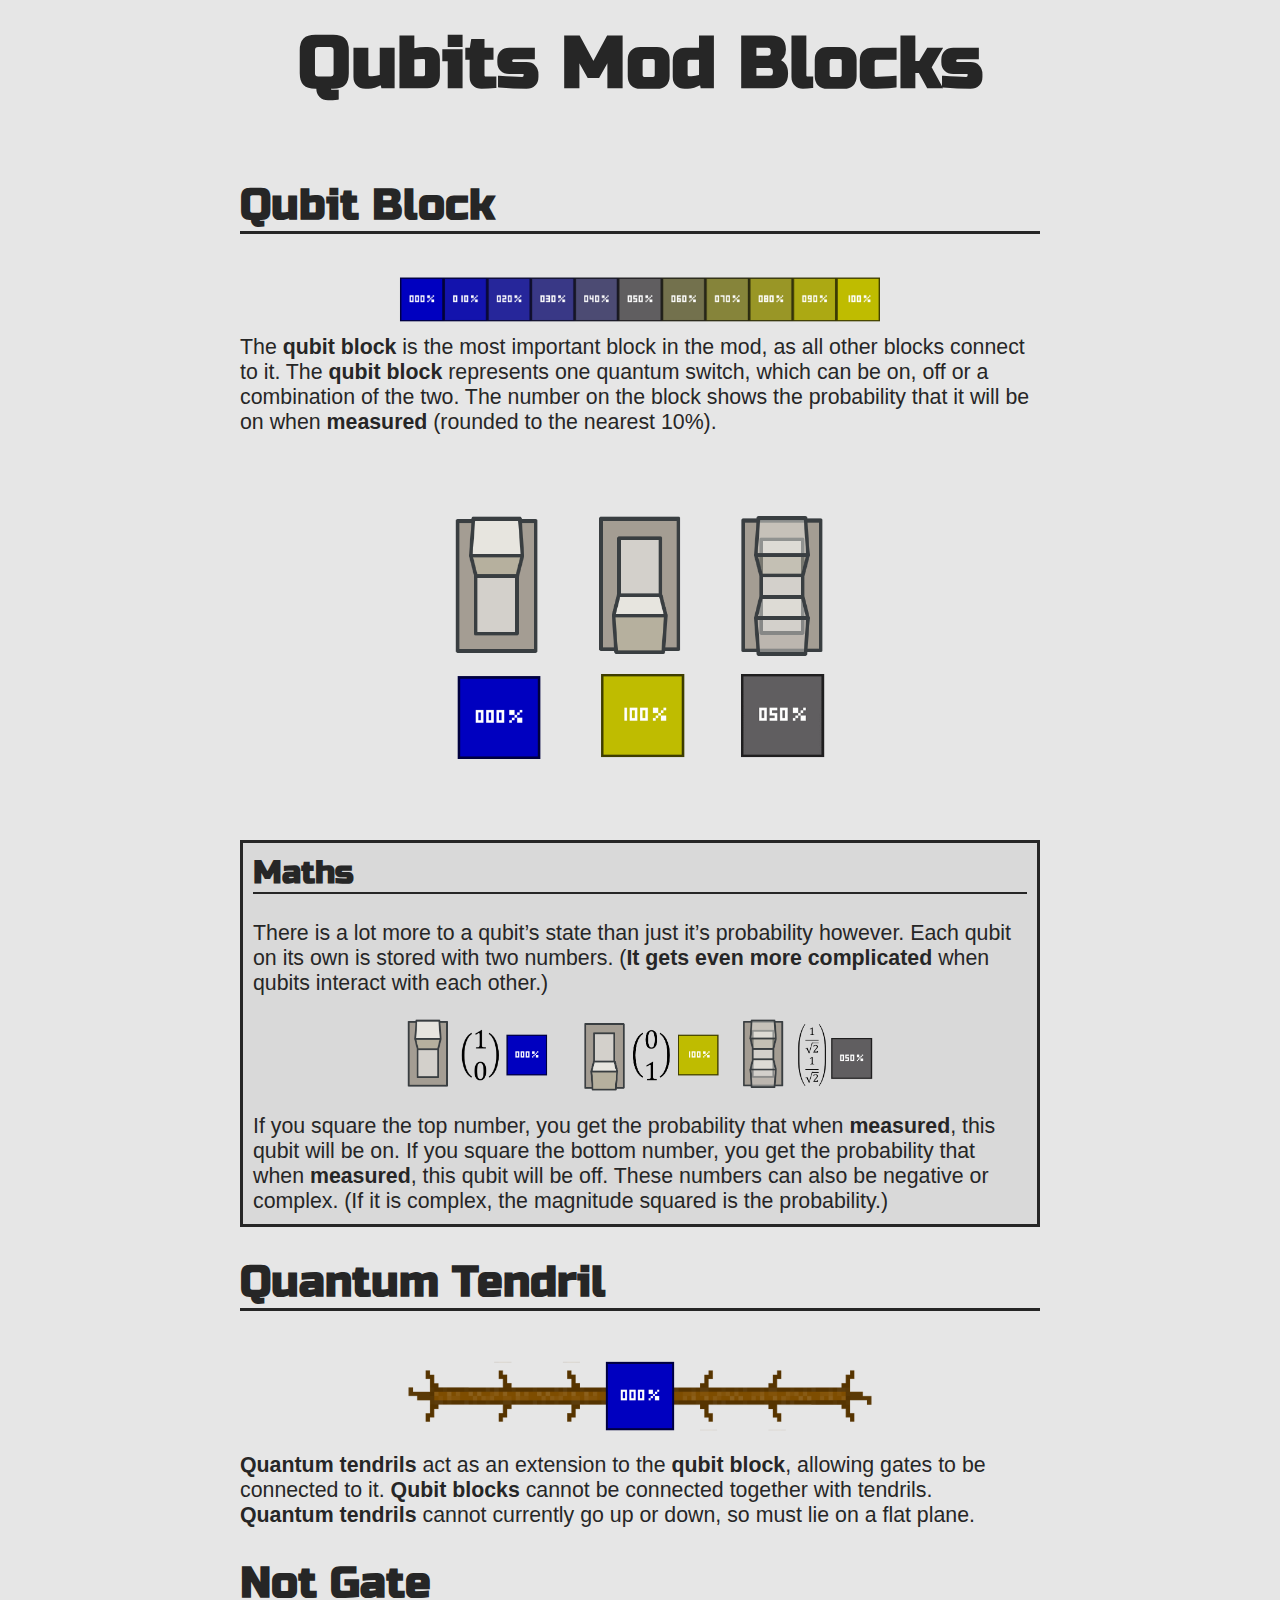
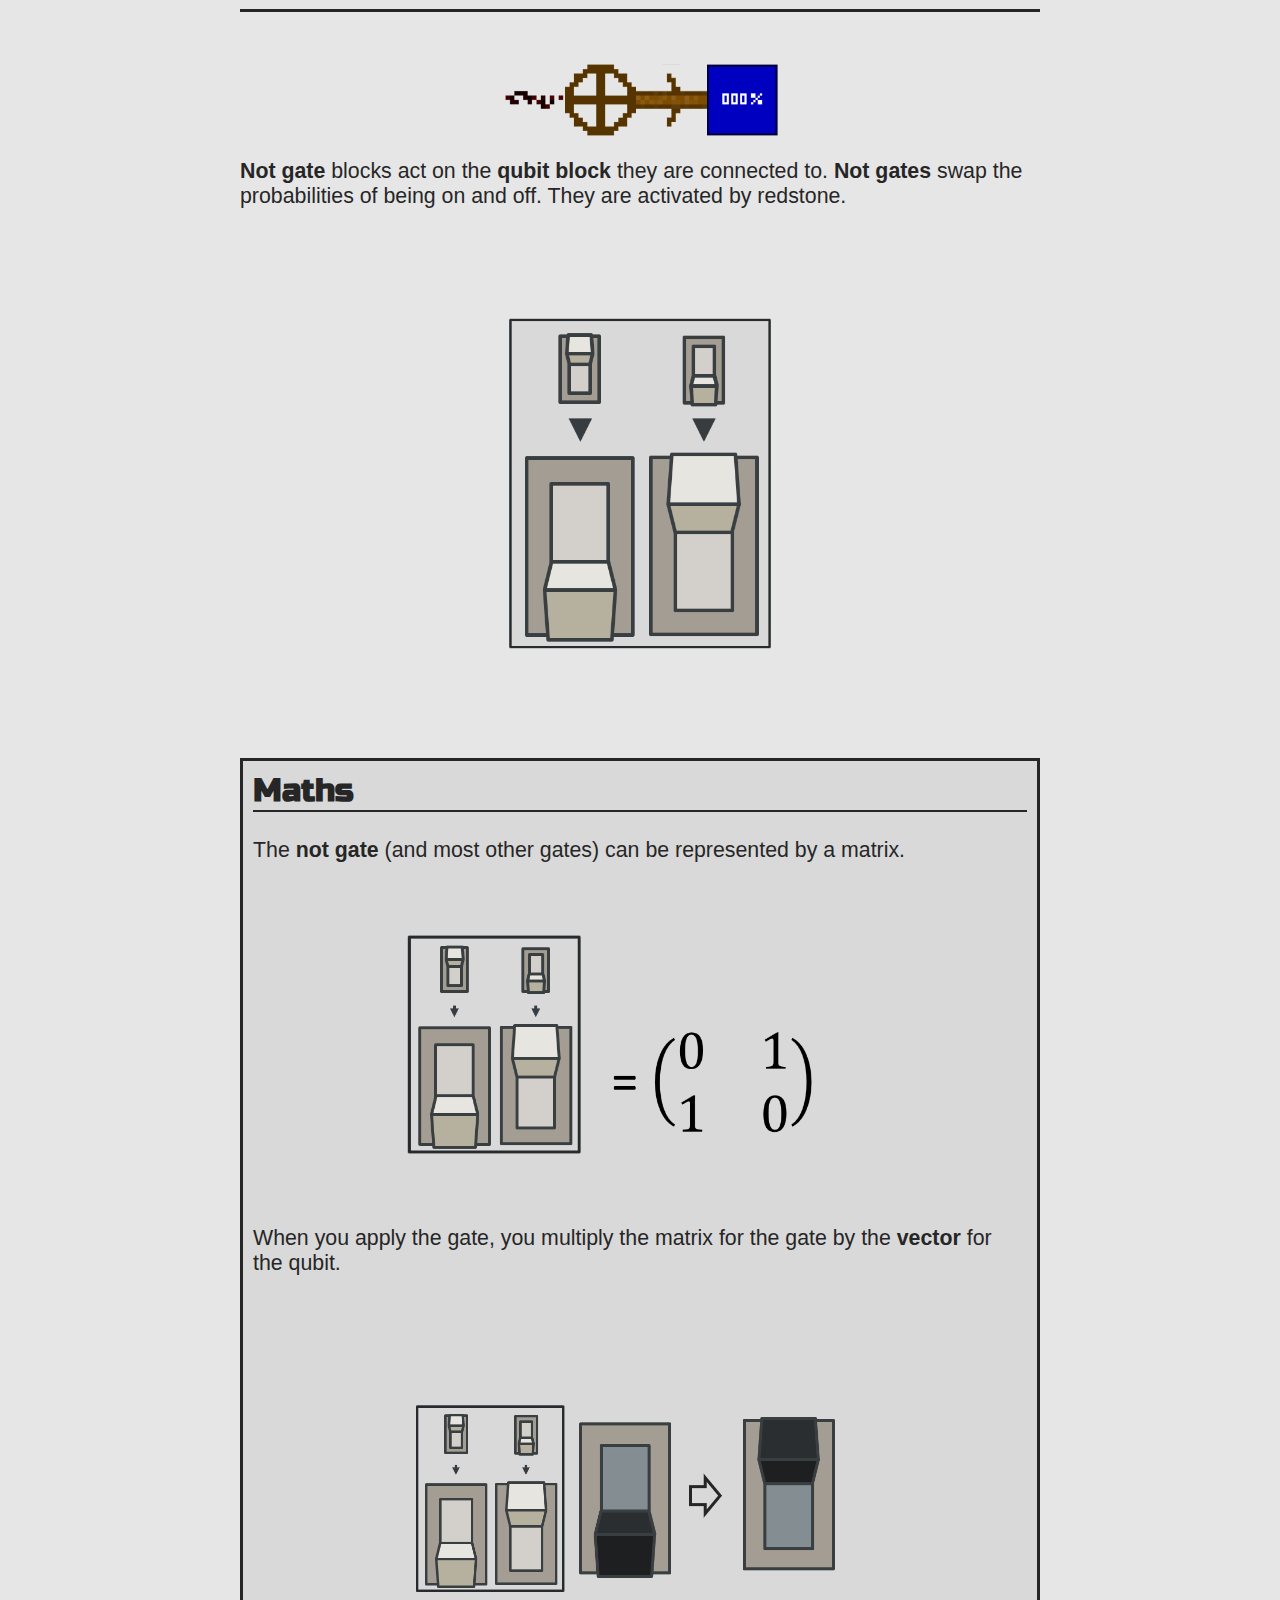
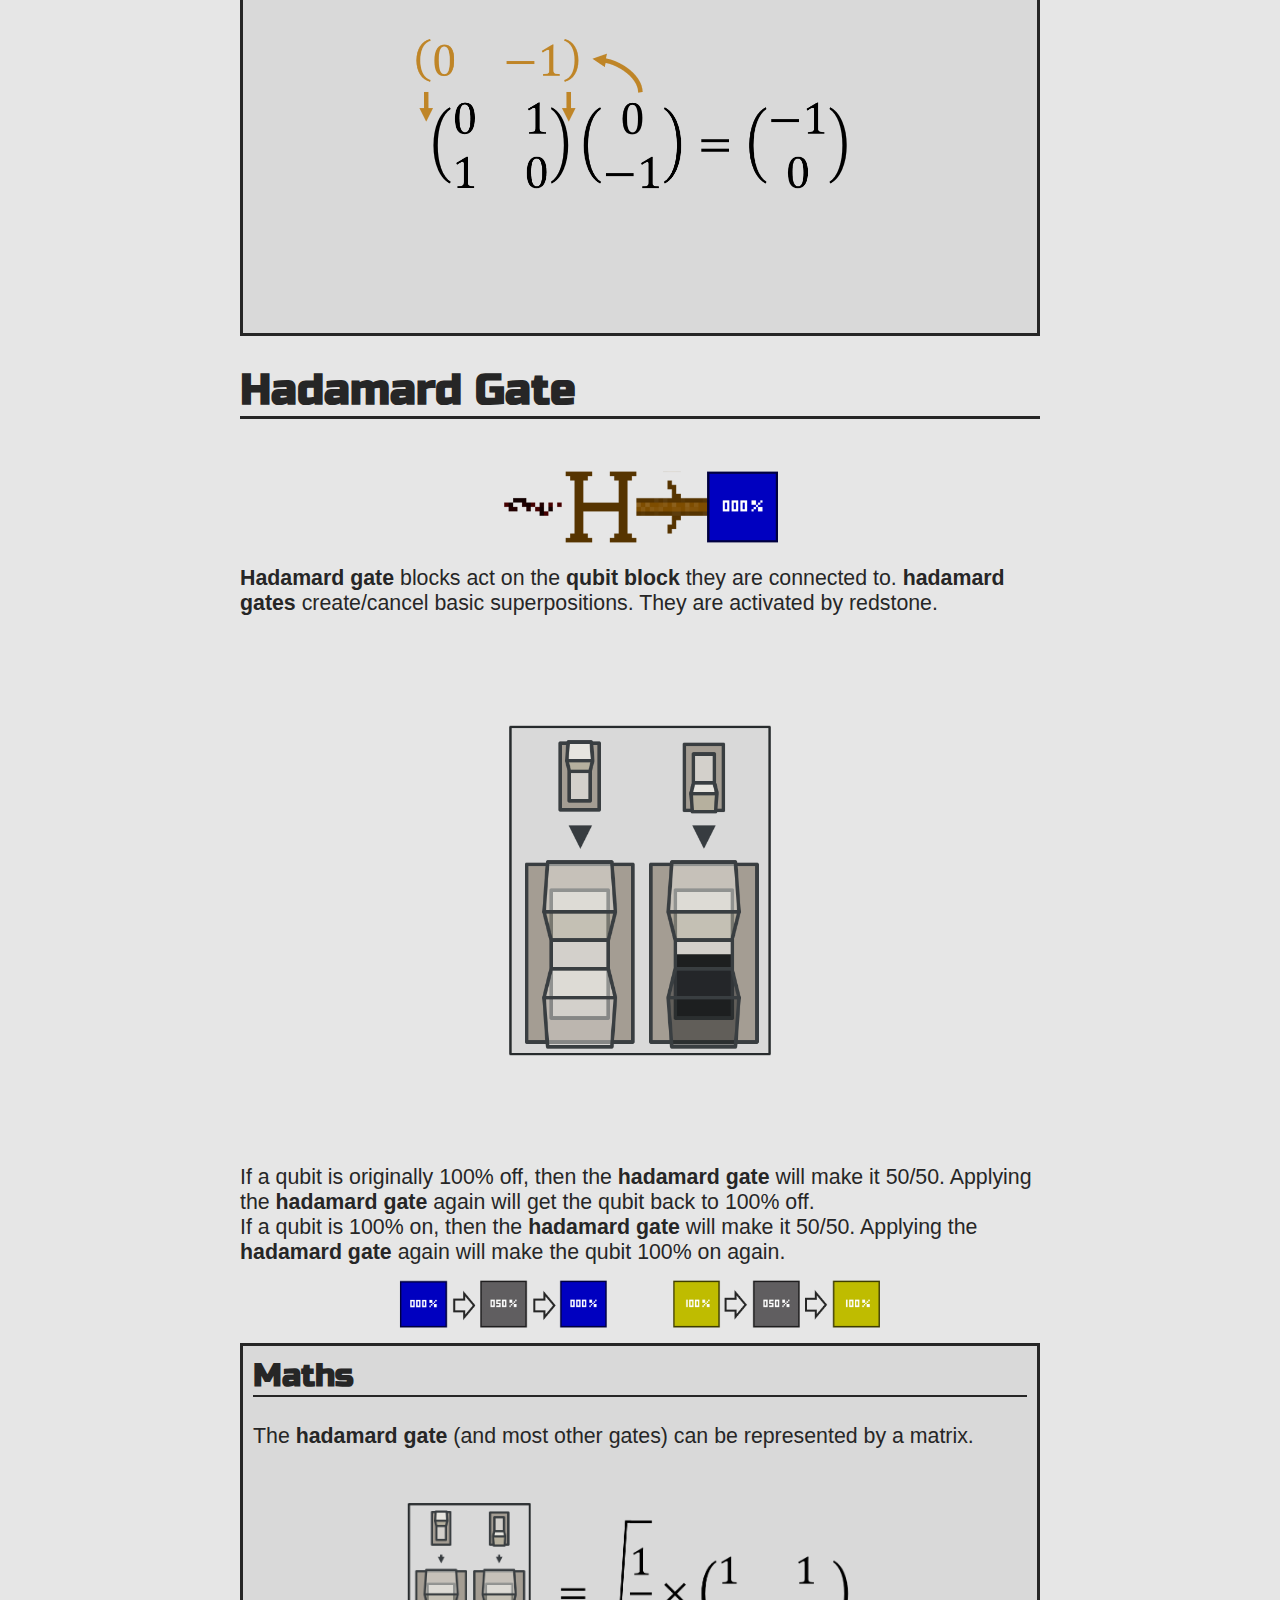
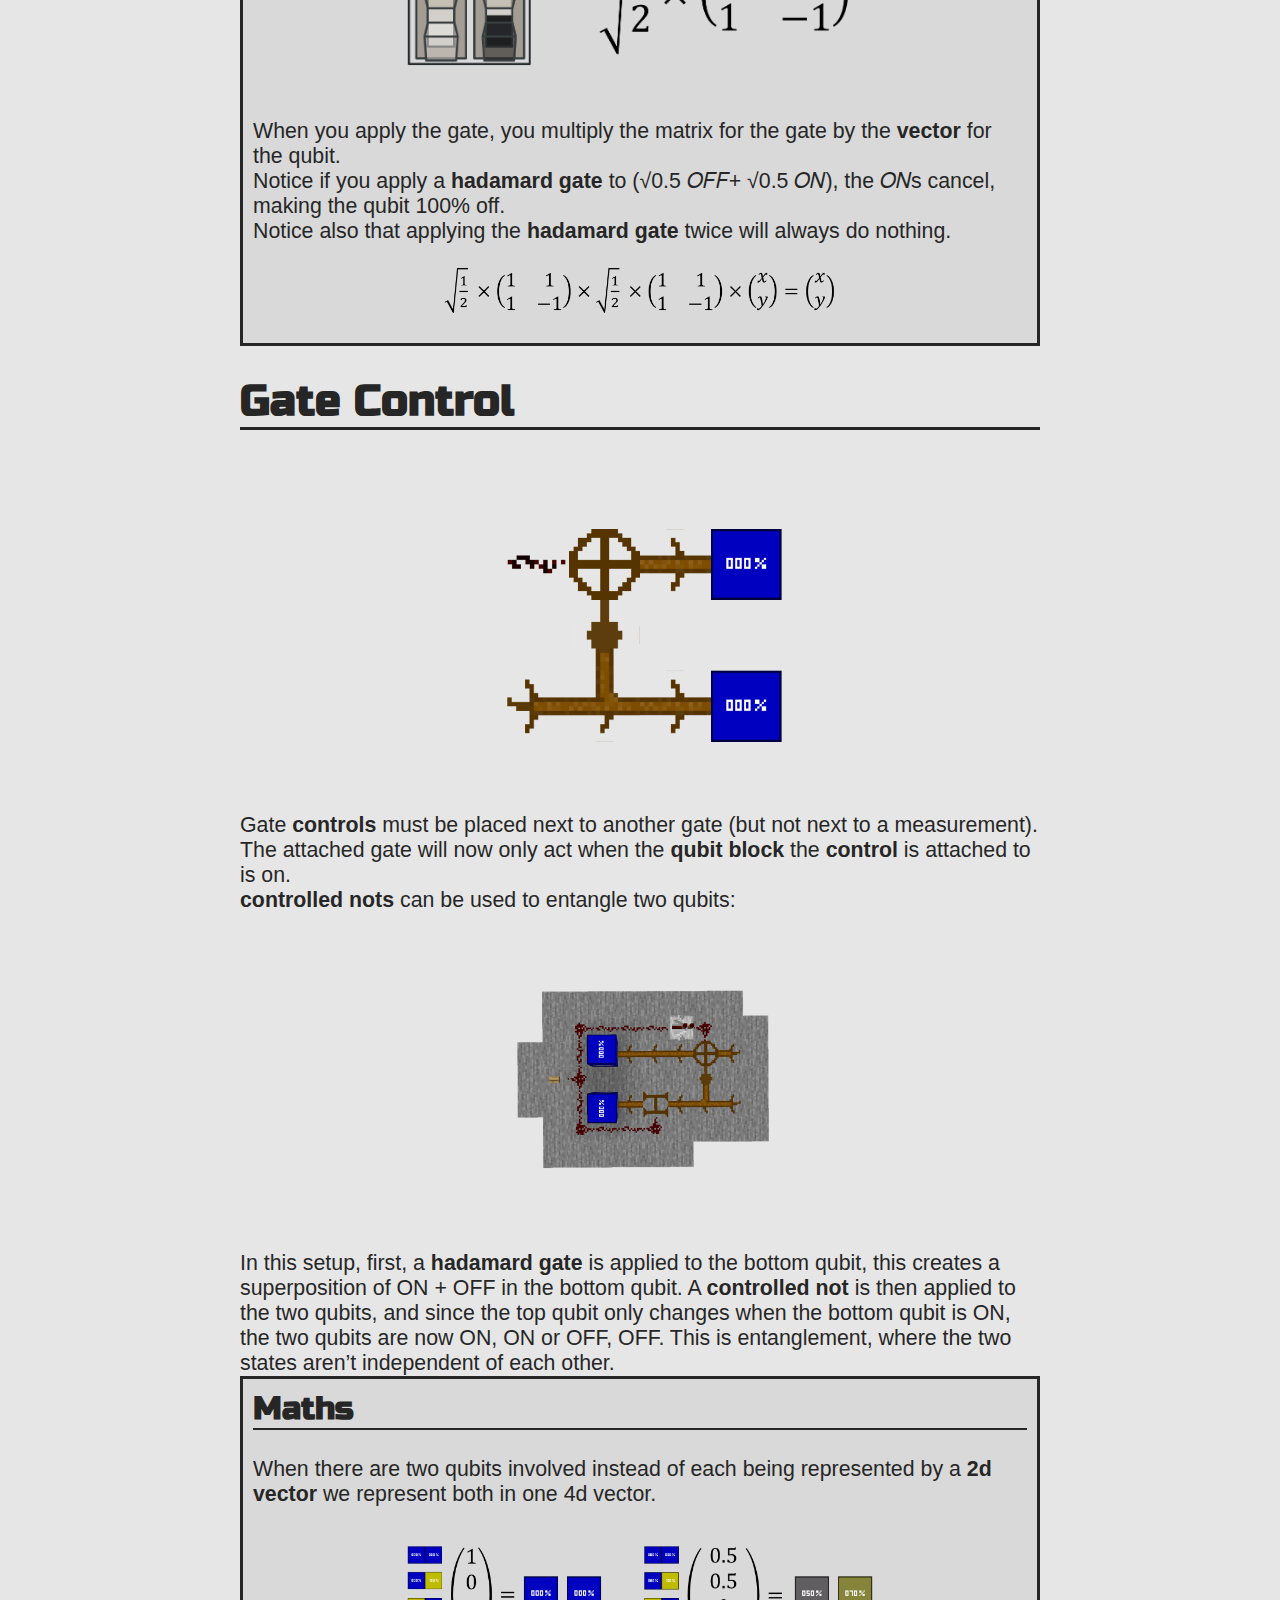
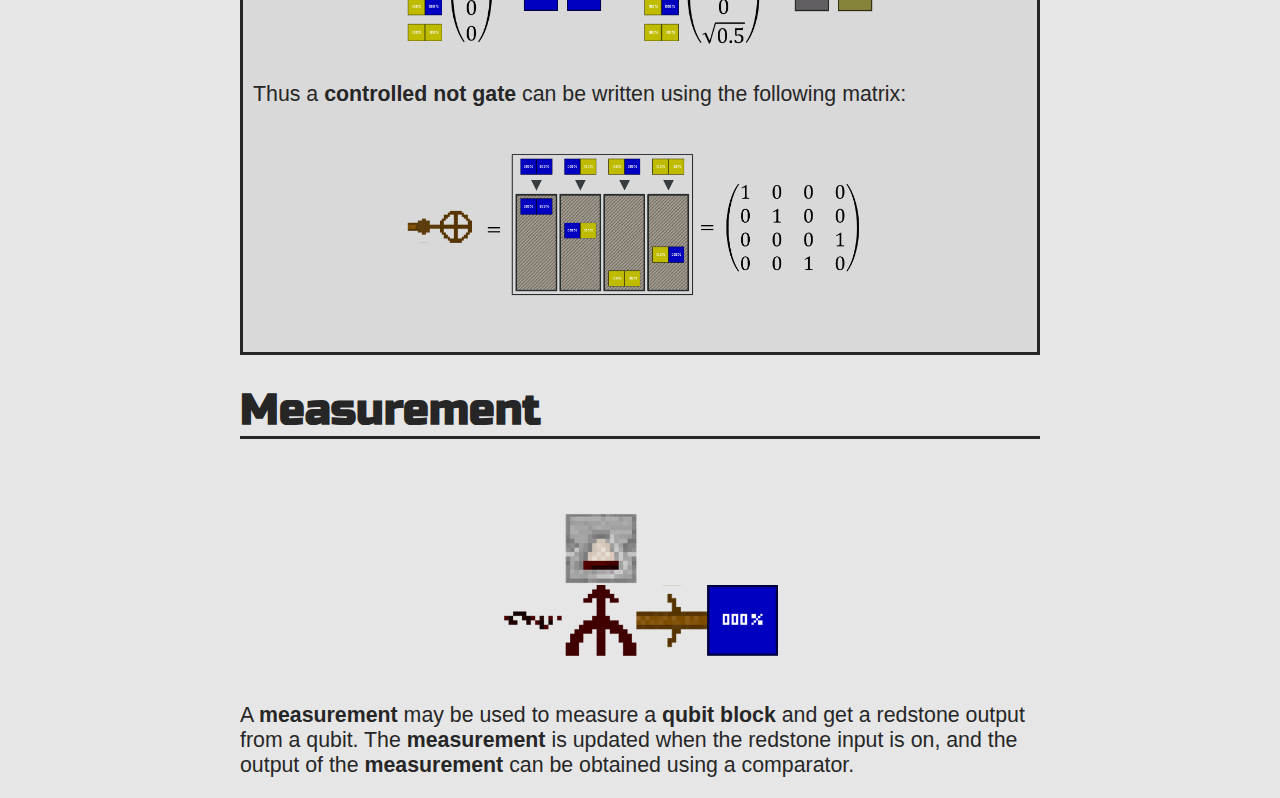
<file: docs/index.html>
<link rel="stylesheet" href="master.css">

<body>
  <h3> Qubits Mod Blocks </h3>
  
  <h1 id="block">Qubit Block</h1>
  <img src="11.png" alt="">
  The <a href = #block>qubit block</a> is the most important block in the mod, as all other blocks connect to it. The <a href = #block>qubit block</a> represents one quantum switch, which can be on, off or a combination of the two. The number on the block shows the probability that it will be on when <a href = #measurement>measured</a> (rounded to the nearest 10%).
  <img src="12.png" alt="">
  <div class=mathsbox id=vector>
    <h2> Maths </h2>
    There is a lot more to a qubit’s state than just it’s probability however. Each qubit on its own is stored with two numbers. (<a href=#multiqubit>It gets even more complicated</a> when qubits interact with each other.)
    <img src="13.png" alt="">
    If you square the top number, you get the probability that when <a href = #measurement>measured</a>, this qubit will be on. If you square the bottom number, you get the probability that when <a href = #measurement>measured</a>, this qubit will be off.
    These numbers can also be negative or complex. (If it is complex, the magnitude squared is the probability.)
  </div>

  <h1 id="tendril"> Quantum Tendril </h1>
  <img src="21.png" alt="">
  <a href = #tendril>Quantum tendrils</a> act as an extension to the <a href = #block>qubit block</a>, allowing gates to be connected to it. <a href = #block>Qubit blocks</a> cannot be connected together with tendrils.
  <br>
  <a href = #tendril>Quantum tendrils</a> cannot currently go up or down, so must lie on a flat plane.

  <h1 id="not"> Not Gate </h1>
  <img src="31.png" alt="">
  <a href = #not>Not gate</a> blocks act on the <a href = #block>qubit block</a> they are connected to. <a href = #not>Not gates</a> swap the probabilities of being on and off. They are activated by redstone.
  <img src="32.png" alt="">
  <div class=mathsbox>
    <h2> Maths </h2>
    The <a href = #not>not gate</a>  (and most other gates) can be represented by a matrix.
    <img src="33.png" alt="">
    When you apply the gate, you multiply the matrix for the gate by the <a href=#vector>vector</a> for the qubit.
    <img src="34.png" alt="">
  </div>

  <h1 id="hadamard">Hadamard Gate</h1>
  <img src="41.png" alt="">
  <a href = #hadamard>Hadamard gate</a> blocks act on the <a href = #block>qubit block</a> they are connected to. <a href = #hadamard>hadamard gates</a> create/cancel basic superpositions. They are activated by redstone.
  <img src="42.png" alt="">
  If a qubit is originally 100% off, then the <a href = #hadamard>hadamard gate</a> will make it 50/50. Applying the <a href = #hadamard>hadamard gate</a> again will get the qubit back to 100% off.
  <br>
  If a qubit is 100% on, then the <a href = #hadamard>hadamard gate</a> will make it 50/50. Applying the <a href = #hadamard>hadamard gate</a> again will make the qubit 100% on again.
  <img src="43.png" alt="">
  <div class=mathsbox>
    <h2> Maths </h2>
    The <a href = #hadamard>hadamard gate</a> (and most other gates) can be represented by a matrix.
    <img src="44.png" alt="">
    When you apply the gate, you multiply the matrix for the gate by the <a href=#vector>vector</a> for the qubit.
    <br>
    Notice if you apply a <a href = #hadamard>hadamard gate</a> to (√0.5  𝑂𝐹𝐹+ √0.5  𝑂𝑁), the 𝑂𝑁s cancel, making the qubit 100% off.
    <br>
    Notice also that applying the <a href = #hadamard>hadamard gate</a> twice will always do nothing.
    <img src="45.png" alt="">
  </div>

  <h1 id="control"> Gate Control </h1>
  <img src="51.png" alt="">
  Gate <a href = #control>controls</a> must be placed next to another gate (but not next to a measurement). The attached gate will now only act when the <a href = #block>qubit block</a> the <a href = #control>control</a> is attached to is on.
  <br>
  <a href = #control>controlled</a> <a href = #not>nots</a> can be used to entangle two qubits:
  <img src="52.png" alt="">
  In this setup, first, a <a href = #hadamard>hadamard gate</a> is applied to the bottom qubit, this creates a superposition of ON + OFF in the bottom qubit. A <a href = #control>controlled</a> <a href = #not>not</a> is then applied to the two qubits, and since the top qubit only changes when the bottom qubit is ON, the two qubits are now ON, ON or OFF, OFF. This is entanglement, where the two states aren’t independent of each other.
  <div class=mathsbox>
    <h2 id="multiqubit"> Maths </h2>
    When there are two qubits involved instead of each being represented by a <a href=#vector>2d vector</a> we represent both in one 4d vector.
    <img src="53.png" alt="">
    Thus a <a href = #control>controlled</a> <a href = #not>not gate</a> can be written using the following matrix:
    <img src="54.png" alt="">
  </div>

  <h1 id="measurement"> Measurement </h1>
  <img src="61.png" alt="">
  A <a href = #measurement>measurement</a> may be used to measure a <a href = #block>qubit block</a> and get a redstone output from a qubit. The <a href = #measurement>measurement</a> is updated when the redstone input is on, and the output of the <a href = #measurement>measurement</a> can be obtained using a comparator.
</body>
</file>
<file: docs/master.css>
@import url('https://fonts.googleapis.com/css?family=Russo+One&display=swap');

body {
  color: #262626;
  background-color: rgb(230, 230, 230);
  font-family: roboto, sans-serif;
  font-size: 16pt;
  max-width: 800px;
  margin: auto;
  padding: 20px;
}

a {
  color: inherit;
  font-weight: bold;
  text-decoration: none;
}

img {
  width: auto;
  transform: scale(0.6);
  max-width:100%;
  height: auto;
  display: block;
  margin-left: auto;
  margin-right: auto;
}

h1 {
  font-family: 'Russo one';
  border-bottom: 3px solid #262626;
}

h2 {
  margin-top: 0;
  font-family: 'Russo one';
  border-bottom: 2px solid #262626;
}

h3 {
  text-align: center;
  font-family: 'Russo one';
  font-size: 72;
}

.mathsbox {
  background-color: rgb(217,217,217);
  border: 3px solid #262626;
  padding: 10px;
}
</file>
